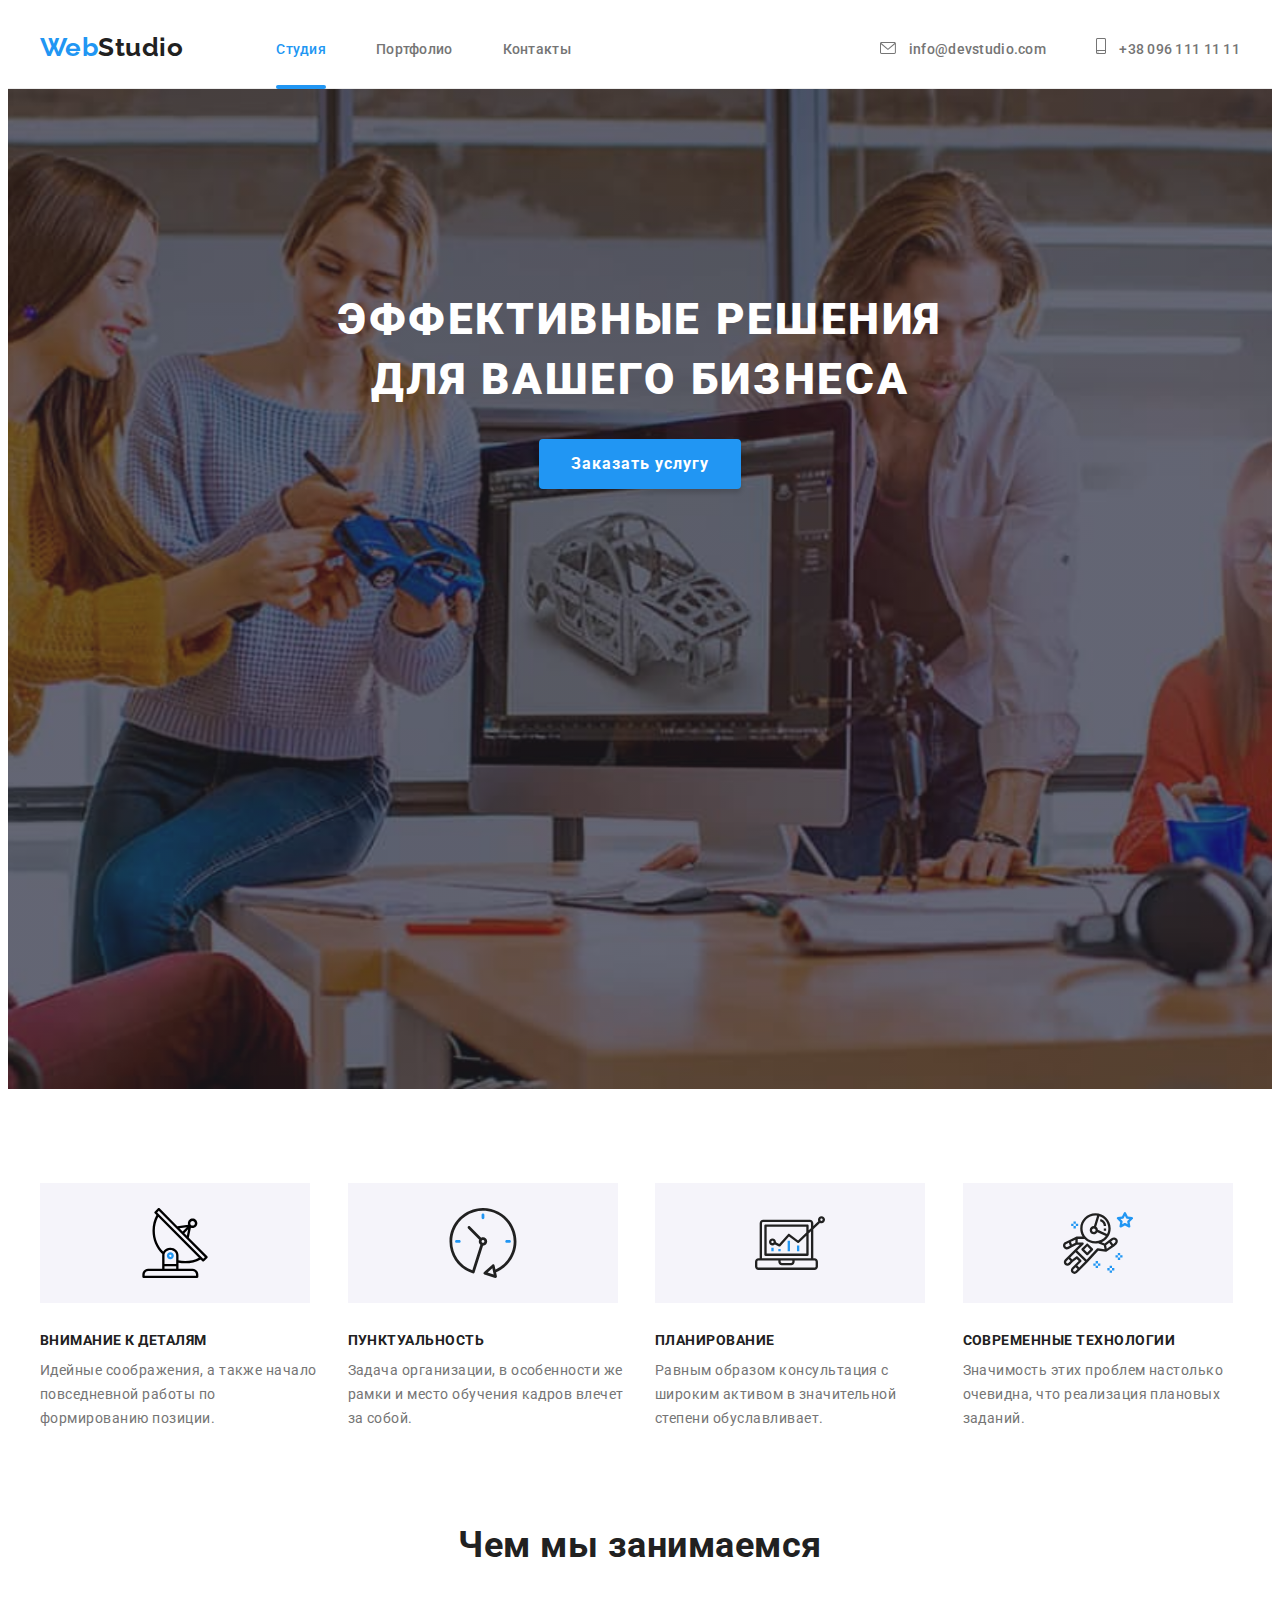
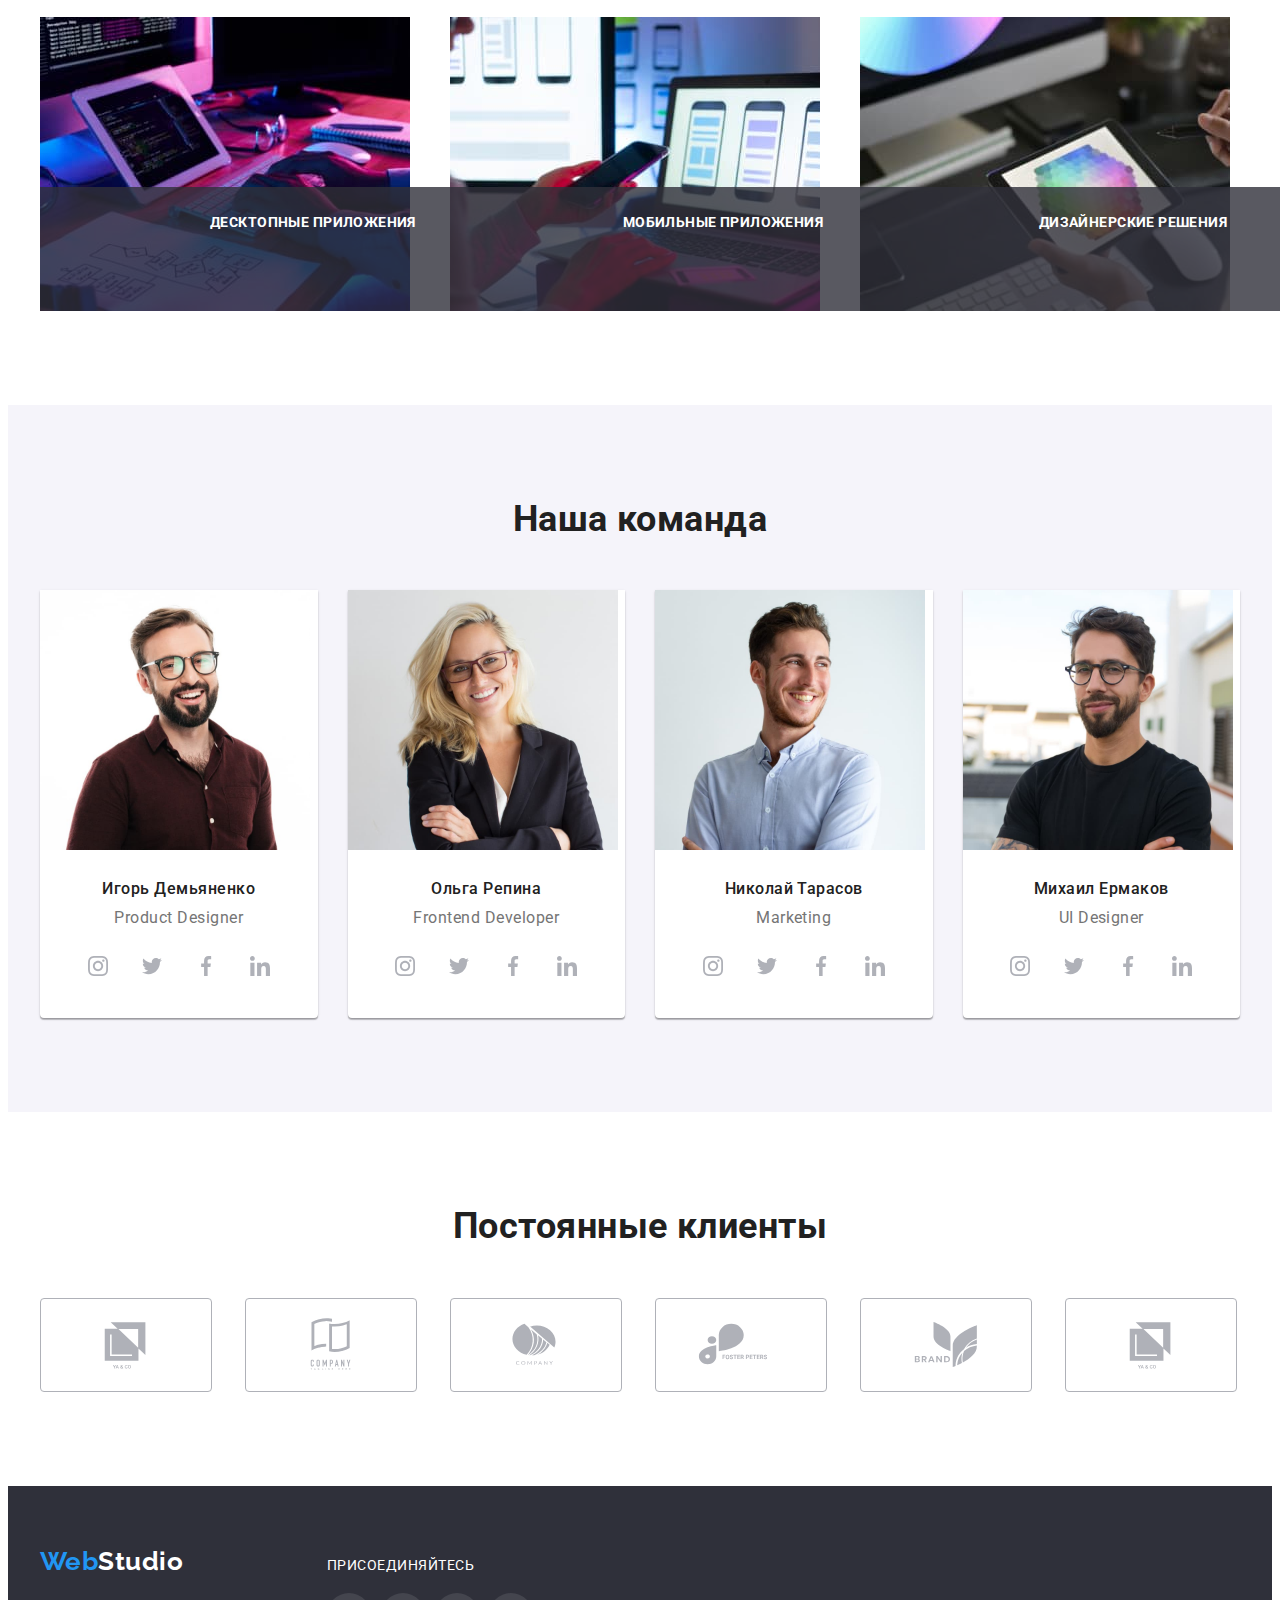
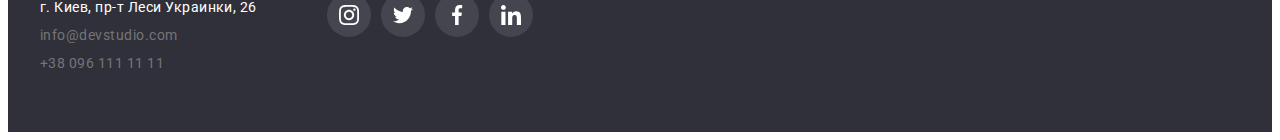
<file: index.html>
<!DOCTYPE html>
<html lang="ru">
  <head>
    <meta charset="UTF-8" />
    <meta http-equiv="X-UA-Compatible" content="IE=edge" />
    <meta name="viewport" content="width=device-width, initial-scale=1.0" />
    <title>WebStudio</title>
    <link rel="preconnect" href="https://fonts.googleapis.com" />
    <link rel="preconnect" href="https://fonts.gstatic.com" crossorigin />
    <link
      href="https://fonts.googleapis.com/css2?family=Raleway:wght@700&family=Roboto:wght@400;500;700;900&display=swap"
      rel="stylesheet"
    />
    <link
      rel="stylesheet"
      href="https://cdnjs.cloudflare.com/ajax/libs/modern-normalize/1.1.0/modern-normalize.min.css"
      integrity="sha512-wpPYUAdjBVSE4KJnH1VR1HeZfpl1ub8YT/NKx4PuQ5NmX2tKuGu6U/JRp5y+Y8XG2tV+wKQpNHVUX03MfMFn9Q=="
      crossorigin="anonymous"
      referrerpolicy="no-referrer"
    />
    <link rel="stylesheet" href="./css/style.css" />
  </head>
  <body>
    <header class="header">
      <div class="container header-wrap">
        <nav class="nav">
          <a class="logo header-logo link" lang="en" href="./index.html">
            <span class="accent">Web</span>
            Studio
          </a>
          <ul class="nav-menu-items list">
            <li class="nav-menu-item current">
              <a class="nav-menu-link current link" href="./index.html">Студия</a>
            </li>
            <li class="nav-menu-item">
              <a class="nav-menu-link link" href="./portfolio.html">Портфолио</a>
            </li>
            <li class="nav-menu-item">
              <a class="nav-menu-link link" href="">Контакты</a>
            </li>
          </ul>
        </nav>

        <ul class="header-contact-items list">
          <li class="header-contact-item">
            <a class="nav-menu-link contact-link link" href="mailto:info@devstudio.com">
              <svg class="header-contact-icon" width="16" height="12">
                <use href="./images/icons.svg#icon-envelope"></use>
              </svg>
              info@devstudio.com
            </a>
          </li>
          <li class="header-contact-item">
            <a class="nav-menu-link contact-link link" href="tel:+380961111111">
              <svg class="header-contact-icon" width="10" height="16">
                <use href="./images/icons.svg#icon-smartphone"></use>
              </svg>
              +38 096 111 11 11
            </a>
          </li>
        </ul>
      </div>
    </header>
    <!-- /.header -->

    <main class="main">
      <section class="hero">
        <div class="container">
          <h1 class="hero-title">Эффективные решения для вашего бизнеса</h1>
          <button class="hero-btn" type="button" data-modal-open>Заказать услугу</button>
        </div>
      </section>

      <section class="section advantages">
        <div class="container">
          <h2 class="visually-hidden">Наши преимущества</h2>
          <ul class="advantages-items list">
            <li class="advantages-item">
              <div class="advantages-icon-wrap">
                <svg class="advantages-icon" width="70" height="70">
                  <use href="./images/icons.svg#icon-antenna"></use>
                </svg>
              </div>
              <h3 class="advantages-item-title">Внимание к деталям</h3>
              <p class="advantages-descr">
                Идейные соображения, а также начало повседневной работы по формированию позиции.
              </p>
            </li>
            <li class="advantages-item">
              <div class="advantages-icon-wrap">
                <svg class="advantages-icon" width="70" height="70">
                  <use href="./images/icons.svg#icon-clock"></use>
                </svg>
              </div>
              <h3 class="advantages-item-title">Пунктуальность</h3>
              <p class="advantages-descr">
                Задача организации, в особенности же рамки и место обучения кадров влечет за собой.
              </p>
            </li>
            <li class="advantages-item">
              <div class="advantages-icon-wrap">
                <svg class="advantages-icon" width="70" height="70">
                  <use href="./images/icons.svg#icon-diagram"></use>
                </svg>
              </div>
              <h3 class="advantages-item-title">Планирование</h3>
              <p class="advantages-descr">
                Равным образом консультация с широким активом в значительной степени обуславливает.
              </p>
            </li>
            <li class="advantages-item">
              <div class="advantages-icon-wrap">
                <svg class="advantages-icon" width="70" height="70">
                  <use href="./images/icons.svg#icon-astronaut"></use>
                </svg>
              </div>
              <h3 class="advantages-item-title">Современные технологии</h3>
              <p class="advantages-descr">
                Значимость этих проблем настолько очевидна, что реализация плановых заданий.
              </p>
            </li>
          </ul>
        </div>
      </section>

      <section class="section about">
        <div class="container">
          <h2 class="about-title title">Чем мы занимаемся</h2>
          <ul class="about-items list">
            <li class="about-item">
              <img src="./images/box11.jpeg" alt="мужчина печатает на ноутбуке" width="370" class="about-img" />
              <p class="about-overlay">Десктопные приложения</p>
            </li>
            <li class="about-item">
              <img
                src="./images/box22.jpeg"
                alt="мужчина синхронизирует телефон с ноутбуком"
                width="370"
                class="about-img"
              />
              <p class="about-overlay">Мобильные приложения</p>
            </li>
            <li class="about-item">
              <img
                src="./images/box33.jpeg"
                alt="мужчина держит в графический руках планшет"
                width="370"
                class="about-img"
              />
              <p class="about-overlay">Дизайнерские решения</p>
            </li>
          </ul>
        </div>
      </section>

      <section class="section team">
        <div class="container">
          <h2 class="team-title title">Наша команда</h2>
          <ul class="team-items list">
            <li class="team-item">
              <img src="./images/ihor1.jpeg" alt="Игорь Демьяненко" width="270" />
              <div class="team-item-wrap">
                <h3 class="team-item-title">Игорь Демьяненко</h3>
                <p class="team-item-descr">Product Designer</p>
                <ul class="team-social-items list">
                  <li class="team-social-item">
                    <a href="" class="team-social-link link">
                      <svg class="team-social-icon" width="20" height="20">
                        <use href="./images/icons.svg#icon-instagram"></use>
                      </svg>
                    </a>
                  </li>
                  <li class="team-social-item">
                    <a href="" class="team-social-link link">
                      <svg class="team-social-icon" width="20" height="20">
                        <use href="./images/icons.svg#icon-twitter"></use>
                      </svg>
                    </a>
                  </li>
                  <li class="team-social-item">
                    <a href="" class="team-social-link link">
                      <svg class="team-social-icon" width="20" height="20">
                        <use href="./images/icons.svg#icon-facebook"></use>
                      </svg>
                    </a>
                  </li>
                  <li class="team-social-item">
                    <a href="" class="team-social-link link">
                      <svg class="team-social-icon" width="20" height="20">
                        <use href="./images/icons.svg#icon-linkedin"></use>
                      </svg>
                    </a>
                  </li>
                </ul>
              </div>
            </li>
            <li class="team-item">
              <img src="./images/olha1.jpeg" alt="Ольга Репина" width="270" />
              <div class="team-item-wrap">
                <h3 class="team-item-title">Ольга Репина</h3>
                <p class="team-item-descr">Frontend Developer</p>
                <ul class="team-social-items list">
                  <li class="team-social-item">
                    <a href="" class="team-social-link link">
                      <svg class="team-social-icon" width="20" height="20">
                        <use href="./images/icons.svg#icon-instagram"></use>
                      </svg>
                    </a>
                  </li>
                  <li class="team-social-item">
                    <a href="" class="team-social-link link">
                      <svg class="team-social-icon" width="20" height="20">
                        <use href="./images/icons.svg#icon-twitter"></use>
                      </svg>
                    </a>
                  </li>
                  <li class="team-social-item">
                    <a href="" class="team-social-link link">
                      <svg class="team-social-icon" width="20" height="20">
                        <use href="./images/icons.svg#icon-facebook"></use>
                      </svg>
                    </a>
                  </li>
                  <li class="team-social-item">
                    <a href="" class="team-social-link link">
                      <svg class="team-social-icon" width="20" height="20">
                        <use href="./images/icons.svg#icon-linkedin"></use>
                      </svg>
                    </a>
                  </li>
                </ul>
              </div>
            </li>
            <li class="team-item">
              <img src="./images/nikolai1.jpeg" alt="Ольга Репина" width="270" />
              <div class="team-item-wrap">
                <h3 class="team-item-title">Николай Тарасов</h3>
                <p class="team-item-descr">Marketing</p>
                <ul class="team-social-items list">
                  <li class="team-social-item">
                    <a href="" class="team-social-link link">
                      <svg class="team-social-icon" width="20" height="20">
                        <use href="./images/icons.svg#icon-instagram"></use>
                      </svg>
                    </a>
                  </li>
                  <li class="team-social-item">
                    <a href="" class="team-social-link link">
                      <svg class="team-social-icon" width="20" height="20">
                        <use href="./images/icons.svg#icon-twitter"></use>
                      </svg>
                    </a>
                  </li>
                  <li class="team-social-item">
                    <a href="" class="team-social-link link">
                      <svg class="team-social-icon" width="20" height="20">
                        <use href="./images/icons.svg#icon-facebook"></use>
                      </svg>
                    </a>
                  </li>
                  <li class="team-social-item">
                    <a href="" class="team-social-link link">
                      <svg class="team-social-icon" width="20" height="20">
                        <use href="./images/icons.svg#icon-linkedin"></use>
                      </svg>
                    </a>
                  </li>
                </ul>
              </div>
            </li>
            <li class="team-item">
              <img src="./images/mihail1.jpeg" alt="Михаил Ермаков" width="270" />
              <div class="team-item-wrap">
                <h3 class="team-item-title">Михаил Ермаков</h3>
                <p class="team-item-descr">UI Designer</p>
                <ul class="team-social-items list">
                  <li class="team-social-item">
                    <a href="" class="team-social-link link">
                      <svg class="team-social-icon" width="20" height="20">
                        <use href="./images/icons.svg#icon-instagram"></use>
                      </svg>
                    </a>
                  </li>
                  <li class="team-social-item">
                    <a href="" class="team-social-link link">
                      <svg class="team-social-icon" width="20" height="20">
                        <use href="./images/icons.svg#icon-twitter"></use>
                      </svg>
                    </a>
                  </li>
                  <li class="team-social-item">
                    <a href="" class="team-social-link link">
                      <svg class="team-social-icon" width="20" height="20">
                        <use href="./images/icons.svg#icon-facebook"></use>
                      </svg>
                    </a>
                  </li>
                  <li class="team-social-item">
                    <a href="" class="team-social-link link">
                      <svg class="team-social-icon" width="20" height="20">
                        <use href="./images/icons.svg#icon-linkedin"></use>
                      </svg>
                    </a>
                  </li>
                </ul>
              </div>
            </li>
          </ul>
        </div>
      </section>

      <section class="section customer">
        <div class="container">
          <h2 class="customer-title title">Постоянные клиенты</h2>
          <ul class="costomer-items list">
            <li class="customer-item">
              <a href="" class="customer-link link">
                <svg class="team-social-icon" width="106" height="60">
                  <use href="./images/icons.svg#icon-customer1"></use>
                </svg>
              </a>
            </li>
            <li class="customer-item">
              <a href="" class="customer-link link">
                <svg class="team-social-icon" width="106" height="60">
                  <use href="./images/icons.svg#icon-customer2"></use>
                </svg>
              </a>
            </li>
            <li class="customer-item">
              <a href="" class="customer-link link">
                <svg class="team-social-icon" width="106" height="60">
                  <use href="./images/icons.svg#icon-customer3"></use>
                </svg>
              </a>
            </li>
            <li class="customer-item">
              <a href="" class="customer-link link">
                <svg class="team-social-icon" width="106" height="60">
                  <use href="./images/icons.svg#icon-customer4"></use>
                </svg>
              </a>
            </li>
            <li class="customer-item">
              <a href="" class="customer-link link">
                <svg class="team-social-icon" width="106" height="60">
                  <use href="./images/icons.svg#icon-customer5"></use>
                </svg>
              </a>
            </li>
            <li class="customer-item">
              <a href="" class="customer-link link">
                <svg class="team-social-icon" width="106" height="60">
                  <use href="./images/icons.svg#icon-customer1"></use>
                </svg>
              </a>
            </li>
          </ul>
        </div>
      </section>
      <!-- /.customer -->
    </main>
    <!-- /.main -->

    <footer class="footer">
      <div class="container footer-wrap">
        <div class="footer-left-wrap">
          <a class="logo footer-logo link" href="./index.html">
            <span class="accent">Web</span>

            <span>Studio</span>
          </a>
          <address>
            <ul class="list">
              <li class="footer-contact-item">
                <a
                  class="footer-contact-link adress link"
                  href="https://goo.gl/maps/51sRgcLbkEEGanM38"
                  target="_blank"
                  rel="noopener noreferrer nofollow"
                >
                  г. Киев, пр-т Леси Украинки, 26
                </a>
              </li>
              <li class="footer-contact-item">
                <a class="footer-contact-link link" href="mailto:info@devstudio.com">info@devstudio.com</a>
              </li>
              <li class="footer-contact-item">
                <a class="footer-contact-link link" href="tel:+380961111111">+38 096 111 11 11</a>
              </li>
            </ul>
          </address>
        </div>
        <div class="footer-social-wrap">
          <p class="footer-cosial-title">присоединяйтесь</p>
          <ul class="footer-cosial-items list">
            <li class="footer-cosial-item">
              <a href="" class="footer-cosial-link link">
                <svg class="footer-social-icon" width="20" height="20">
                  <use href="./images/icons.svg#icon-instagram"></use>
                </svg>
              </a>
            </li>
            <li class="footer-cosial-item">
              <a href="" class="footer-cosial-link link">
                <svg class="footer-social-icon" width="20" height="20">
                  <use href="./images/icons.svg#icon-twitter"></use>
                </svg>
              </a>
            </li>
            <li class="footer-cosial-item">
              <a href="" class="footer-cosial-link link">
                <svg class="footer-social-icon" width="20" height="20">
                  <use href="./images/icons.svg#icon-facebook"></use>
                </svg>
              </a>
            </li>
            <li class="footer-cosial-item">
              <a href="" class="footer-cosial-link link">
                <svg class="footer-social-icon" width="20" height="20">
                  <use href="./images/icons.svg#icon-linkedin"></use>
                </svg>
              </a>
            </li>
          </ul>
        </div>
      </div>
    </footer>
    <!-- /.footer -->

    <div class="backdrop is-hidden" data-modal>
      <div class="modal">
        <button class="modal-icon" type="button" data-modal-close>
          <svg class="modal-icon-svg" wight="18" height="18">
            <use class="modal-icon-use" href="./images/icons.svg#icon-x"></use>
          </svg>
        </button>
      </div>
    </div>
    <!-- /.backdrop -->
    <script src="./js/modal.js"></script>
  </body>
</html>
</file>
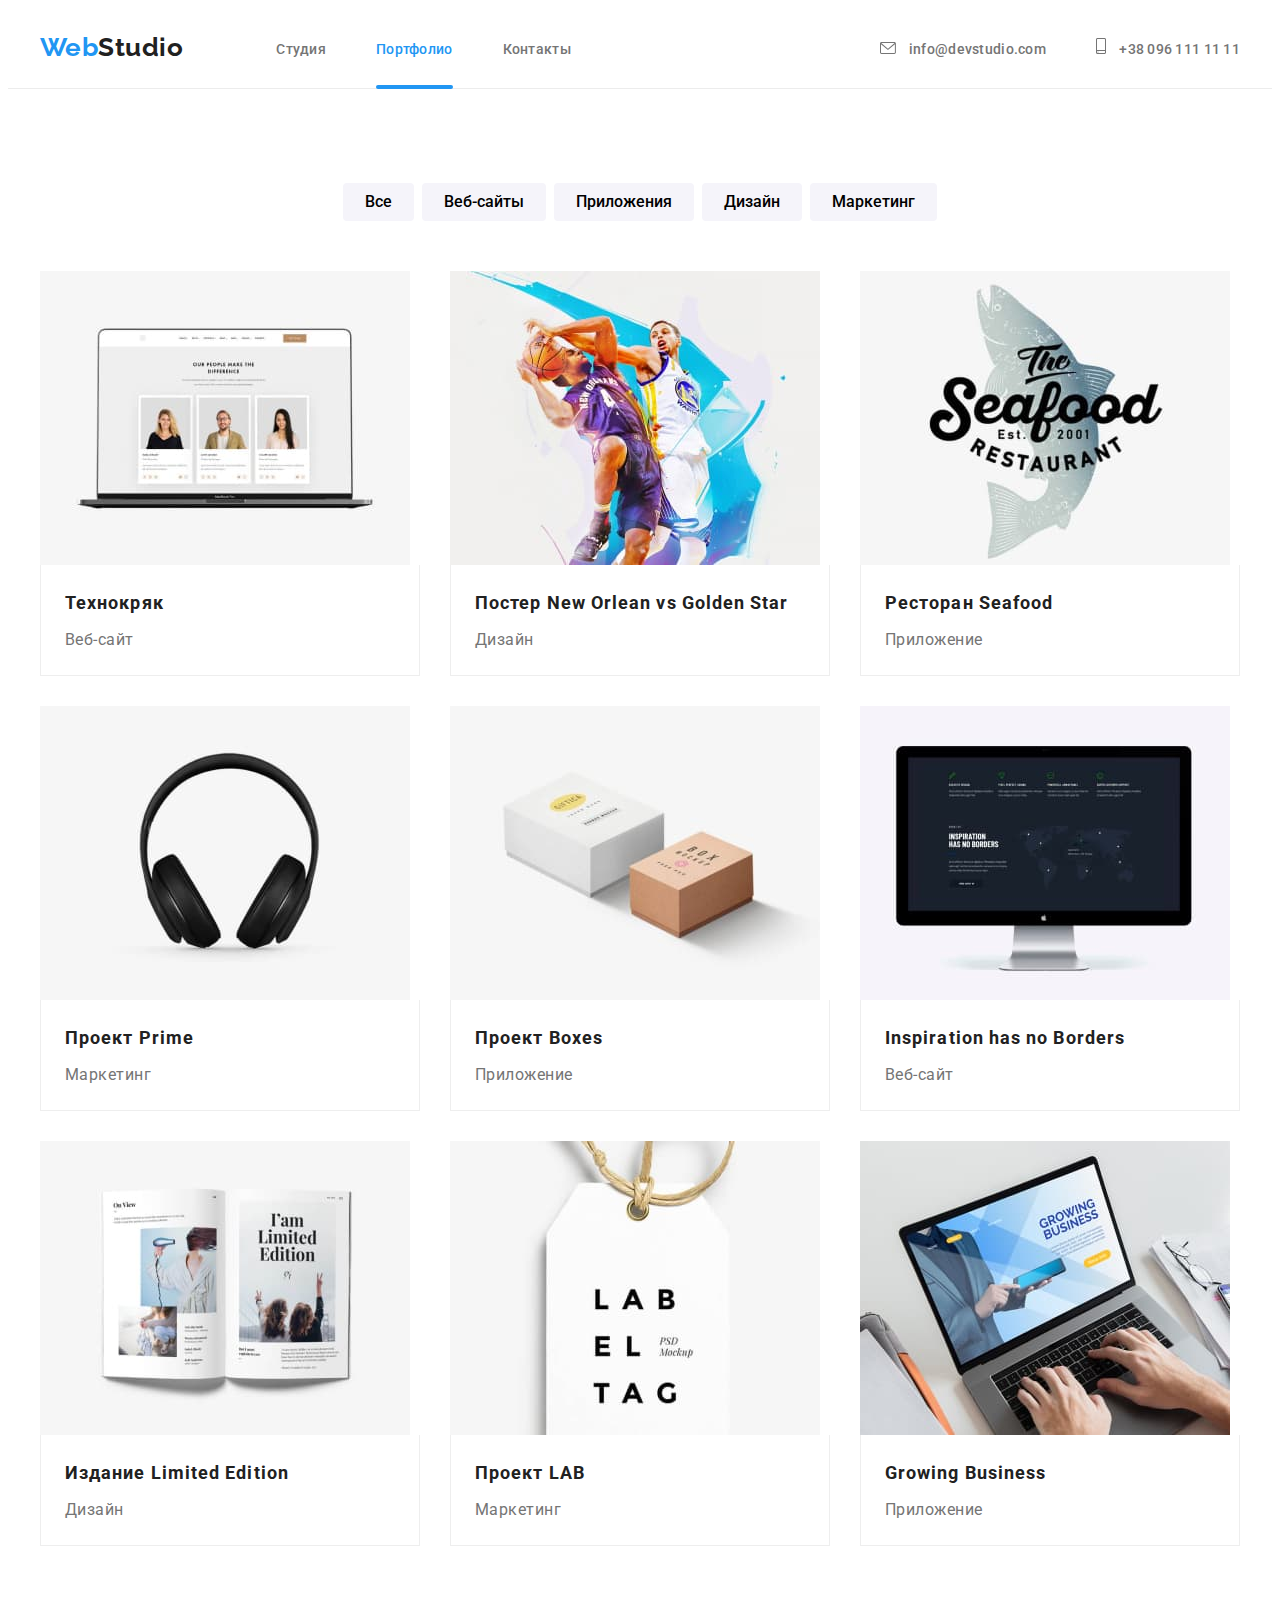
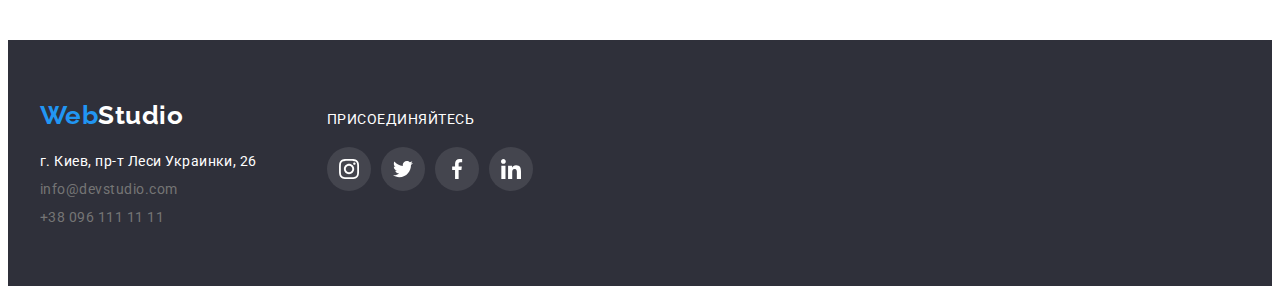
<file: portfolio.html>
<!DOCTYPE html>
<html lang="en">
  <head>
    <meta charset="UTF-8" />
    <meta http-equiv="X-UA-Compatible" content="IE=edge" />
    <meta name="viewport" content="width=device-width, initial-scale=1.0" />
    <title>Портфолио</title>
    <link rel="preconnect" href="https://fonts.googleapis.com" />
    <link rel="preconnect" href="https://fonts.gstatic.com" crossorigin />
    <link
      href="https://fonts.googleapis.com/css2?family=Raleway:wght@700&family=Roboto:wght@400;500;700;900&display=swap"
      rel="stylesheet"
    />
    <link
      rel="stylesheet"
      href="https://cdnjs.cloudflare.com/ajax/libs/modern-normalize/1.1.0/modern-normalize.min.css"
      integrity="sha512-wpPYUAdjBVSE4KJnH1VR1HeZfpl1ub8YT/NKx4PuQ5NmX2tKuGu6U/JRp5y+Y8XG2tV+wKQpNHVUX03MfMFn9Q=="
      crossorigin="anonymous"
      referrerpolicy="no-referrer"
    />
    <link rel="stylesheet" href="./css/style.css" />
  </head>
  <body>
    <header class="header">
      <div class="container header-wrap">
        <nav class="nav">
          <a class="logo header-logo link" href="./index.html">
            <span class="accent">Web</span>
            <span>Studio</span>
          </a>

          <ul class="nav-menu-items list">
            <li class="nav-menu-item">
              <a class="nav-menu-link link" href="./index.html">Студия</a>
            </li>
            <li class="nav-menu-item current">
              <a class="nav-menu-link current link" href="./portfolio.html">Портфолио</a>
            </li>
            <li class="nav-menu-item">
              <a class="nav-menu-link link" href="">Контакты</a>
            </li>
          </ul>
        </nav>

        <ul class="header-contact-items list">
          <li class="header-contact-item">
            <a class="nav-menu-link contact-link link" href="mailto:info@devstudio.com">
              <svg class="header-contact-icon" width="16" height="12">
                <use href="./images/icons.svg#icon-envelope"></use>
              </svg>
              info@devstudio.com
            </a>
          </li>
          <li class="header-contact-item">
            <a class="nav-menu-link contact-link link" href="tel:+380961111111">
              <svg class="header-contact-icon" width="10" height="16">
                <use href="./images/icons.svg#icon-smartphone"></use>
              </svg>
              +38 096 111 11 11
            </a>
          </li>
        </ul>
      </div>
    </header>
    <!-- /.header -->

    <main class="main">
      <section class="section filter-section">
        <div class="container">
          <h1 hidden>Портфолио</h1>
          <ul class="portfolio-filtr-items list">
            <li class="portfolio-filtr-item">
              <button class="portfolio-filtr-button" type="button">Все</button>
            </li>
            <li class="portfolio-filtr-item">
              <button class="portfolio-filtr-button" type="button">Веб-сайты</button>
            </li>
            <li class="portfolio-filtr-item">
              <button class="portfolio-filtr-button" type="button">Приложения</button>
            </li>
            <li class="portfolio-filtr-item">
              <button class="portfolio-filtr-button" type="button">Дизайн</button>
            </li>
            <li class="portfolio-filtr-item">
              <button class="portfolio-filtr-button" type="button">Маркетинг</button>
            </li>
          </ul>

          <ul class="portfolio-card-items list">
            <li class="portfolio-card-item">
              <a href="" class="portfolio-card-link link">
                <div class="portfolio-img-wrap">
                  <img src="./images/portfolio/laptop.jpg" alt="ноутбук" width="370" height="294" />
                  <p class="portfolio-overlay">
                    Технокряк это современная площадка распространения коронавируса. Компании используют эту платформу
                    для цифрового шпионажа и атак на защищённые сервера конкурентов.
                  </p>
                </div>
                <div class="portfolio-card-wrap">
                  <h2 class="portfolio-card-title">Технокряк</h2>
                  <p class="portfolio-card-content">Веб-сайт</p>
                </div>
              </a>
            </li>
            <li class="portfolio-card-item">
              <a href="" class="portfolio-card-link link">
                <div class="portfolio-img-wrap">
                  <img src="./images/portfolio/basketball.jpg" alt="ноутбук" width="370" height="294" />
                  <p class="portfolio-overlay">
                    Технокряк это современная площадка распространения коронавируса. Компании используют эту платформу
                    для цифрового шпионажа и атак на защищённые сервера конкурентов.
                  </p>
                </div>
                <div class="portfolio-card-wrap">
                  <h2 class="portfolio-card-title">Постер New Orlean vs Golden Star</h2>
                  <p class="portfolio-card-content">Дизайн</p>
                </div>
              </a>
            </li>
            <li class="portfolio-card-item">
              <a href="" class="portfolio-card-link link">
                <div class="portfolio-img-wrap">
                  <img src="./images/portfolio/seafood.jpg" alt="ноутбук" width="370" height="294" />
                  <p class="portfolio-overlay">
                    Технокряк это современная площадка распространения коронавируса. Компании используют эту платформу
                    для цифрового шпионажа и атак на защищённые сервера конкурентов.
                  </p>
                </div>
                <div class="portfolio-card-wrap">
                  <h2 class="portfolio-card-title">Ресторан Seafood</h2>
                  <p class="portfolio-card-content">Приложение</p>
                </div>
              </a>
            </li>
            <li class="portfolio-card-item">
              <a href="" class="portfolio-card-link link">
                <div class="portfolio-img-wrap">
                  <img src="./images/portfolio/earphones.jpg" alt="ноутбук" width="370" height="294" />
                  <p class="portfolio-overlay">
                    Технокряк это современная площадка распространения коронавируса. Компании используют эту платформу
                    для цифрового шпионажа и атак на защищённые сервера конкурентов.
                  </p>
                </div>
                <div class="portfolio-card-wrap">
                  <h2 class="portfolio-card-title">Проект Prime</h2>
                  <p class="portfolio-card-content">Маркетинг</p>
                </div>
              </a>
            </li>
            <li class="portfolio-card-item">
              <a href="" class="portfolio-card-link link">
                <div class="portfolio-img-wrap">
                  <img src="./images/portfolio/boxes.jpg" alt="ноутбук" width="370" height="294" />
                  <p class="portfolio-overlay">
                    Технокряк это современная площадка распространения коронавируса. Компании используют эту платформу
                    для цифрового шпионажа и атак на защищённые сервера конкурентов.
                  </p>
                </div>
                <div class="portfolio-card-wrap">
                  <h2 class="portfolio-card-title">Проект Boxes</h2>
                  <p class="portfolio-card-content">Приложение</p>
                </div>
              </a>
            </li>
            <li class="portfolio-card-item">
              <a href="" class="portfolio-card-link link">
                <div class="portfolio-img-wrap">
                  <img src="./images/portfolio/monitor.jpg" alt="ноутбук" width="370" height="294" />
                  <p class="portfolio-overlay">
                    Технокряк это современная площадка распространения коронавируса. Компании используют эту платформу
                    для цифрового шпионажа и атак на защищённые сервера конкурентов.
                  </p>
                </div>
                <div class="portfolio-card-wrap">
                  <h2 class="portfolio-card-title">Inspiration has no Borders</h2>
                  <p class="portfolio-card-content">Веб-сайт</p>
                </div>
              </a>
            </li>
            <li class="portfolio-card-item">
              <a href="" class="portfolio-card-link link">
                <div class="portfolio-img-wrap">
                  <img src="./images/portfolio/magazine.jpg" alt="ноутбук" width="370" height="294" />
                  <p class="portfolio-overlay">
                    Технокряк это современная площадка распространения коронавируса. Компании используют эту платформу
                    для цифрового шпионажа и атак на защищённые сервера конкурентов.
                  </p>
                </div>
                <div class="portfolio-card-wrap">
                  <h2 class="portfolio-card-title">Издание Limited Edition</h2>
                  <p class="portfolio-card-content">Дизайн</p>
                </div>
              </a>
            </li>
            <li class="portfolio-card-item">
              <a href="" class="portfolio-card-link link">
                <div class="portfolio-img-wrap">
                  <img src="./images/portfolio/labeltag.jpg" alt="ноутбук" width="370" height="294" />
                  <p class="portfolio-overlay">
                    Технокряк это современная площадка распространения коронавируса. Компании используют эту платформу
                    для цифрового шпионажа и атак на защищённые сервера конкурентов.
                  </p>
                </div>
                <div class="portfolio-card-wrap">
                  <h2 class="portfolio-card-title">Проект LAB</h2>
                  <p class="portfolio-card-content">Маркетинг</p>
                </div>
              </a>
            </li>
            <li class="portfolio-card-item">
              <a href="" class="portfolio-card-link link">
                <div class="portfolio-img-wrap">
                  <img src="./images/portfolio/growingbusiness.jpg" alt="ноутбук" width="370" height="294" />
                  <p class="portfolio-overlay">
                    Технокряк это современная площадка распространения коронавируса. Компании используют эту платформу
                    для цифрового шпионажа и атак на защищённые сервера конкурентов.
                  </p>
                </div>
                <div class="portfolio-card-wrap">
                  <h2 class="portfolio-card-title">Growing Business</h2>
                  <p class="portfolio-card-content">Приложение</p>
                </div>
              </a>
            </li>
          </ul>
        </div>
      </section>
    </main>
    <!-- /.main -->

    <footer class="footer">
      <div class="container footer-wrap">
        <div class="footer-left-wrap">
          <a class="logo footer-logo link" href="./index.html">
            <span class="accent">Web</span>
            <span>Studio</span>
          </a>
          <address>
            <ul class="list">
              <li class="footer-contact-item">
                <a
                  class="footer-contact-link adress link"
                  href="https://goo.gl/maps/51sRgcLbkEEGanM38"
                  target="_blank"
                  rel="noopener noreferrer nofollow"
                >
                  г. Киев, пр-т Леси Украинки, 26
                </a>
              </li>
              <li class="footer-contact-item">
                <a class="footer-contact-link link" href="mailto:info@devstudio.com">info@devstudio.com</a>
              </li>
              <li class="footer-contact-item">
                <a class="footer-contact-link link" href="tel:+380961111111">+38 096 111 11 11</a>
              </li>
            </ul>
          </address>
        </div>
        <div class="footer-social-wrap">
          <p class="footer-cosial-title">присоединяйтесь</p>
          <ul class="footer-cosial-items list">
            <li class="footer-cosial-item">
              <a href="" class="footer-cosial-link link">
                <svg class="footer-social-icon" width="20" height="20">
                  <use href="./images/icons.svg#icon-instagram"></use>
                </svg>
              </a>
            </li>
            <li class="footer-cosial-item">
              <a href="" class="footer-cosial-link link">
                <svg class="footer-social-icon" width="20" height="20">
                  <use href="./images/icons.svg#icon-twitter"></use>
                </svg>
              </a>
            </li>
            <li class="footer-cosial-item">
              <a href="" class="footer-cosial-link link">
                <svg class="footer-social-icon" width="20" height="20">
                  <use href="./images/icons.svg#icon-facebook"></use>
                </svg>
              </a>
            </li>
            <li class="footer-cosial-item">
              <a href="" class="footer-cosial-link link">
                <svg class="footer-social-icon" width="20" height="20">
                  <use href="./images/icons.svg#icon-linkedin"></use>
                </svg>
              </a>
            </li>
          </ul>
        </div>
      </div>
    </footer>
    <!-- /.footer -->
  </body>
</html>
</file>
<file: css/style.css>
:root {
  --backgraund-first-color: #2f303a;
  --background-second-color: #f5f4fa;

  --background-link-grey: #f5f4fa;
  --link-grey: #afb1b8;

  --white-color: #ffffff;
  --main-text-color: #212121;
  --second-text-color: #757575;

  --accent-color: #2196f3;

  --button-hover: #188ce8;
}

p,
h1,
h2,
h3,
h4,
h5,
h6 {
  margin: 0;
}

ul {
  margin: 0;
  padding: 0;
}

img {
  display: block;
}

body {
  font-family: 'Roboto', sans-serif;
  color: var(--main-text-color);
  letter-spacing: 0.03em;
}

.list {
  list-style: none;
}

.link {
  text-decoration: none;
}

.container {
  width: 1200px;
  padding-left: 15px;
  padding-right: 15px;
  margin-left: auto;
  margin-right: auto;
}

.section {
  padding-top: 94px;
  padding-bottom: 94px;
}

.visually-hidden {
  position: absolute;
  white-space: nowrap;
  width: 1px;
  height: 1px;
  overflow: hidden;
  border: 0;
  padding: 0;
  clip: rect(0 0 0 0);
  clip-path: inset(50%);
  margin: -1px;
}

/* --------------------------- HEADER ------------------------ */
.header {
  border-bottom: 1px solid #ececec;
}

.header-wrap,
.nav,
.nav-menu-items {
  display: flex;
  align-items: center;
}

.logo {
  font-family: 'Raleway', sans-serif;
  font-weight: 700;
  font-size: 26px;
  line-height: calc(31 / 26);
  color: var(--main-text-color);

  display: flex;
}

.header-logo {
  margin-right: 93px;
  padding-top: 24px;
  padding-bottom: 25px;
}

.nav-menu-item:not(:last-child) {
  margin-right: 50px;
}

.nav-menu-link {
  position: relative;

  font-weight: 500;
  font-size: 14px;
  line-height: calc(16 / 14);
  letter-spacing: 0.02em;
  color: initial;

  padding-top: 32px;
  padding-bottom: 32px;

  color: var(--second-text-color);

  transition: color 250ms cubic-bezier(0.4, 0, 0.2, 1);
}

.nav-menu-link.contact-link {
  color: var(--second-text-color);
}

.nav-menu-link:hover,
.nav-menu-link:focus,
.accent,
.nav-menu-link.current {
  color: var(--accent-color);
}

.nav-menu-link.current::after {
  content: '';
  position: absolute;
  left: 0;
  bottom: 0;
  width: 100%;

  height: 4px;
  background-color: var(--accent-color);
  border-radius: 2px;
}

.header-contact-items {
  display: flex;
  align-items: center;
  margin-left: auto;
}

.header-contact-item {
  color: currentColor;
}

.header-contact-item:not(:first-child) {
  margin-left: 50px;
}

.header-contact-icon {
  fill: currentColor;
  margin-right: 10px;
}

/* ------------------------------------- HERO ------------------------------------ */
.hero {
  max-width: 1600px;
  height: 600px;
  margin: 0 auto;

  background-color: var(--backgraund-first-color);

  padding-top: 200px;
  padding-bottom: 200px;

  background-image: linear-gradient(rgba(47, 48, 58, 0.4), rgba(47, 48, 58, 0.4)), url(../images/hero_bg.jpeg);
  background-repeat: no-repeat;
  background-position: center;
  background-size: cover;
}

.hero-title {
  font-weight: 900;
  font-size: 44px;
  line-height: calc(60 / 44);
  text-align: center;
  letter-spacing: 0.06em;
  color: var(--white-color);
  text-transform: uppercase;

  margin-bottom: 30px;

  max-width: 696px;
  margin-left: auto;
  margin-right: auto;
}

.hero-btn {
  display: block;

  font-family: inherit;
  font-weight: 700;
  font-size: 16px;
  line-height: calc(30 / 16);
  letter-spacing: 0.06em;

  cursor: pointer;

  color: var(--white-color);
  background-color: var(--accent-color);
  border: none;
  border-radius: 4px;
  box-shadow: 0px 4px 4px rgba(0, 0, 0, 0.15);
  padding: 10px 32px;

  margin-left: auto;
  margin-right: auto;

  transition: background-color 250ms cubic-bezier(0.4, 0, 0.2, 1);
}

.hero-btn:hover,
.hero-btn:focus {
  background-color: var(--button-hover);
}

/* -------------------------------- ADVANTAGES --------------------------------- */
.advantages {
  padding-bottom: 0;
}

.advantages-items {
  display: flex;
  flex-wrap: wrap;

  margin-top: -30px;
  margin-left: -30px;
}

.advantages-item {
  margin-top: 30px;
  margin-left: 30px;

  flex-basis: calc((100% - 120px) / 4);
}

.advantages-icon-wrap {
  width: 270px;
  height: 120px;
  background-color: var(--background-second-color);
  margin-bottom: 30px;

  display: flex;
  align-items: center;
  justify-content: center;
}

.advantages-item-title {
  font-weight: 700;
  font-size: 14px;
  line-height: 1.14;
  text-transform: uppercase;

  margin-bottom: 10px;
}

.advantages-descr {
  font-size: 14px;
  line-height: 1.71;
  color: var(--second-text-color);
}

/* ABOUT US */
.title {
  font-weight: 700;
  font-size: 36px;
  line-height: 1.16;
  text-align: center;

  margin-bottom: 50px;
}

.about-items {
  display: flex;
  flex-wrap: wrap;

  margin-top: -30px;
  margin-left: -30px;
}

.about-item {
  position: relative;

  margin-top: 30px;
  margin-left: 30px;

  flex-basis: calc((100% - 90px) / 3);
}

.about-overlay {
  position: absolute;
  left: 0;
  bottom: 0;

  font-weight: 700;
  font-size: 14px;
  line-height: calc(16 / 14);
  text-align: center;
  letter-spacing: 0.03em;
  text-transform: uppercase;
  color: var(--white-color);
  background-color: rgba(47, 48, 58, 0.8);

  width: 100%;
  height: 70px;
  padding: 27px 82px 27px 83px;
}

/* ------------------------------------- TEAM ------------------------------- */
.team {
  background-color: var(--background-second-color);
}

.team-items {
  display: flex;
  flex-wrap: wrap;

  margin-top: -30px;
  margin-left: -30px;
}

.team-item {
  margin-top: 30px;
  margin-left: 30px;
  background-color: var(--white-color);
  box-shadow: 0px 1px 3px rgba(0, 0, 0, 0.12), 0px 1px 1px rgba(0, 0, 0, 0.14), 0px 2px 1px rgba(0, 0, 0, 0.2);
  border-radius: 0px 0px 4px 4px;

  flex-basis: calc((100% - 120px) / 4);
}

.team-item-wrap {
  padding-top: 30px;
  padding-bottom: 30px;
}

.team-item-title {
  font-weight: 500;
  font-size: 16px;
  line-height: 1.18;
  text-align: center;

  margin-bottom: 10px;
}

.team-item-descr {
  font-size: 16px;
  line-height: 1.18;
  text-align: center;
  color: var(--second-text-color);

  margin-bottom: 16px;
}

.team-social-items {
  display: flex;
  justify-content: center;
}

.team-social-item:not(:last-child) {
  margin-right: 10px;
}

.team-social-link {
  width: 44px;
  height: 44px;
  border-radius: 50%;
  display: flex;
  align-items: center;
  justify-content: center;

  color: #afb1b8;

  transition: background-color 250ms cubic-bezier(0.4, 0, 0.2, 1), color 250ms cubic-bezier(0.4, 0, 0.2, 1);
}

.team-social-icon {
  fill: currentColor;
}

.team-social-link:hover,
.team-social-link:focus {
  background-color: var(--accent-color);
  color: var(--white-color);
}

.costomer-items {
  display: flex;
  flex-wrap: wrap;
  margin-left: -30px;
  margin-bottom: -30px;
}

.customer-item {
  flex-basis: calc((100% - 180px) / 6);
  margin-left: 30px;
  margin-bottom: 30px;
}

.customer-link {
  width: 170px;
  height: 92px;
  border: 1px solid var(--link-grey);
  border-radius: 4px;

  display: flex;
  align-items: center;
  justify-content: center;

  color: var(--link-grey);

  transition: background-color 250ms cubic-bezier(0.4, 0, 0.2, 1), border 250ms cubic-bezier(0.4, 0, 0.2, 1),
    border-radius 250ms cubic-bezier(0.4, 0, 0.2, 1);
}

.team-social-icon {
  fill: currentColor;
}

.customer-link:hover,
.customer-link:focus {
  color: var(--accent-color);
  border: 1px solid var(--accent-color);
  border-radius: 4px;
}

/* ------------------------------------ FOOTER ------------------------------- */

.footer {
  background-color: var(--backgraund-first-color);

  padding-top: 60px;
  padding-bottom: 60px;
}

.footer-wrap {
  display: flex;
  align-items: baseline;
}

.footer-left-wrap {
  margin-right: 70px;
}

.footer-logo {
  color: var(--white-color);

  margin-bottom: 20px;
}

.footer-contact-item:not(:last-child) {
  margin-bottom: 9px;
}

.footer-contact-link {
  font-style: normal;
  font-size: 14px;
  line-height: 1.15;
  color: var(--second-text-color);

  transition: color 250ms cubic-bezier(0.4, 0, 0.2, 1);
}

.footer-contact-link.adress {
  color: var(--white-color);
}

.footer-contact-link:hover,
.footer-contact-link:focus {
  color: var(--accent-color);
}

.footer-cosial-items {
  display: flex;
}
.footer-cosial-item:not(:last-child) {
  margin-right: 10px;
}

.footer-cosial-title {
  font-size: 14px;
  line-height: calc(16 / 14);
  text-transform: uppercase;
  color: var(--white-color);

  margin-bottom: 20px;
}

.footer-cosial-link {
  width: 44px;
  height: 44px;
  border-radius: 50%;

  display: flex;
  align-items: center;
  justify-content: center;

  background-color: rgba(255, 255, 255, 0.1);
  color: var(--white-color);

  transition: background-color 250ms cubic-bezier(0.4, 0, 0.2, 1);
}

.footer-social-icon {
  fill: currentColor;
}

.footer-cosial-link:hover,
.footer-cosial-link:focus {
  background-color: var(--accent-color);
}

/* -------------------------------------- FILTERS ---------------------------- */
.portfolio-filtr-items {
  display: flex;
  justify-content: center;

  margin-bottom: 50px;
}

.portfolio-filtr-item:not(:last-child) {
  margin-right: 8px;
}

.portfolio-filtr-button {
  font-family: inherit;
  font-weight: 500;
  font-size: 16px;
  line-height: 1.62;
  background-color: var(--background-second-color);
  border: none;
  cursor: pointer;

  padding: 6px 22px;
  border-radius: 4px;

  transition: background-color 250ms cubic-bezier(0.4, 0, 0.2, 1), color 250ms cubic-bezier(0.4, 0, 0.2, 1),
    box-shadow 250ms cubic-bezier(0.4, 0, 0.2, 1), border-radius 250ms cubic-bezier(0.4, 0, 0.2, 1);
}

.portfolio-filtr-button:hover,
.portfolio-filtr-button:focus {
  color: var(--white-color);
  background-color: var(--accent-color);
  box-shadow: 0px 3px 1px rgba(0, 0, 0, 0.1), 0px 1px 2px rgba(0, 0, 0, 0.08), 0px 2px 2px rgba(0, 0, 0, 0.12);
  border-radius: 4px;
}

.portfolio-card-items {
  display: flex;
  flex-wrap: wrap;

  margin-top: -30px;
  margin-left: -30px;
}

.portfolio-card-item {
  margin-top: 30px;
  margin-left: 30px;

  flex-basis: calc((100% - 90px) / 3);
}

.portfolio-img-wrap {
  position: relative;
  overflow: hidden;
}

.portfolio-overlay {
  position: absolute;
  top: 0;
  left: 0;
  width: 100%;
  height: 100%;
  padding: 63px 24px;

  font-size: 18px;
  line-height: calc(28 / 18);
  color: var(--white-color);
  background-color: rgba(33, 150, 243, 0.9);

  transform: translateY(100%);
  transition: transform 250ms cubic-bezier(0.4, 0, 0.2, 1);
}

.portfolio-card-link {
  display: block;

  transition: box-shadow 250ms cubic-bezier(0.4, 0, 0.2, 1);
}

.portfolio-card-link:hover,
.portfolio-card-link:focus {
  box-shadow: 0px 1px 1px rgba(0, 0, 0, 0.12), 0px 4px 4px rgba(0, 0, 0, 0.06), 1px 4px 6px rgba(0, 0, 0, 0.16);
}

.portfolio-card-link:hover .portfolio-overlay,
.portfolio-card-link:focus .portfolio-overlay {
  transform: translateY(0);
}

.portfolio-card-wrap {
  padding-top: 20px;
  padding-bottom: 20px;

  border: 1px solid #eeeeee;
  border-top: none;
  padding: 20px 24px;
}
.portfolio-card-title {
  font-weight: 700;
  font-size: 18px;
  line-height: 2;
  letter-spacing: 0.06em;
  color: var(--main-text-color);

  margin-bottom: 4px;
}
.portfolio-card-content {
  font-size: 16px;
  line-height: 1.87;
  color: var(--second-text-color);
}

/* -------------- backdrop ---------------------*/

.backdrop {
  position: fixed;
  width: 100vw;
  height: 100vh;
  top: 0;
  background-color: rgba(0, 0, 0, 0.2);
}

.modal {
  position: absolute;
  width: 528px;
  height: 581px;
  left: 50%;
  top: 50%;
  transform: translate(-50%, -50%);

  background-color: var(--white-color);
  box-shadow: 0px 1px 3px rgba(0, 0, 0, 0.12), 0px 1px 1px rgba(0, 0, 0, 0.14), 0px 2px 1px rgba(0, 0, 0, 0.2);
  border-radius: 4px;

  transition: opacity 250ms cubic-bezier(0.4, 0, 0.2, 1), visibility 250ms cubic-bezier(0.4, 0, 0.2, 1);
}

.modal-icon {
  position: absolute;
  top: 8px;
  right: 8px;

  width: 30px;
  height: 30px;
  border-radius: 50%;

  display: flex;
  justify-content: center;
  align-items: center;

  background-color: transparent;
  border: 1px solid rgba(0, 0, 0, 0.1);
  border-radius: 50%;
  cursor: pointer;
}

.is-hidden {
  opacity: 0;
  visibility: hidden;
  pointer-events: none;
}
</file>
